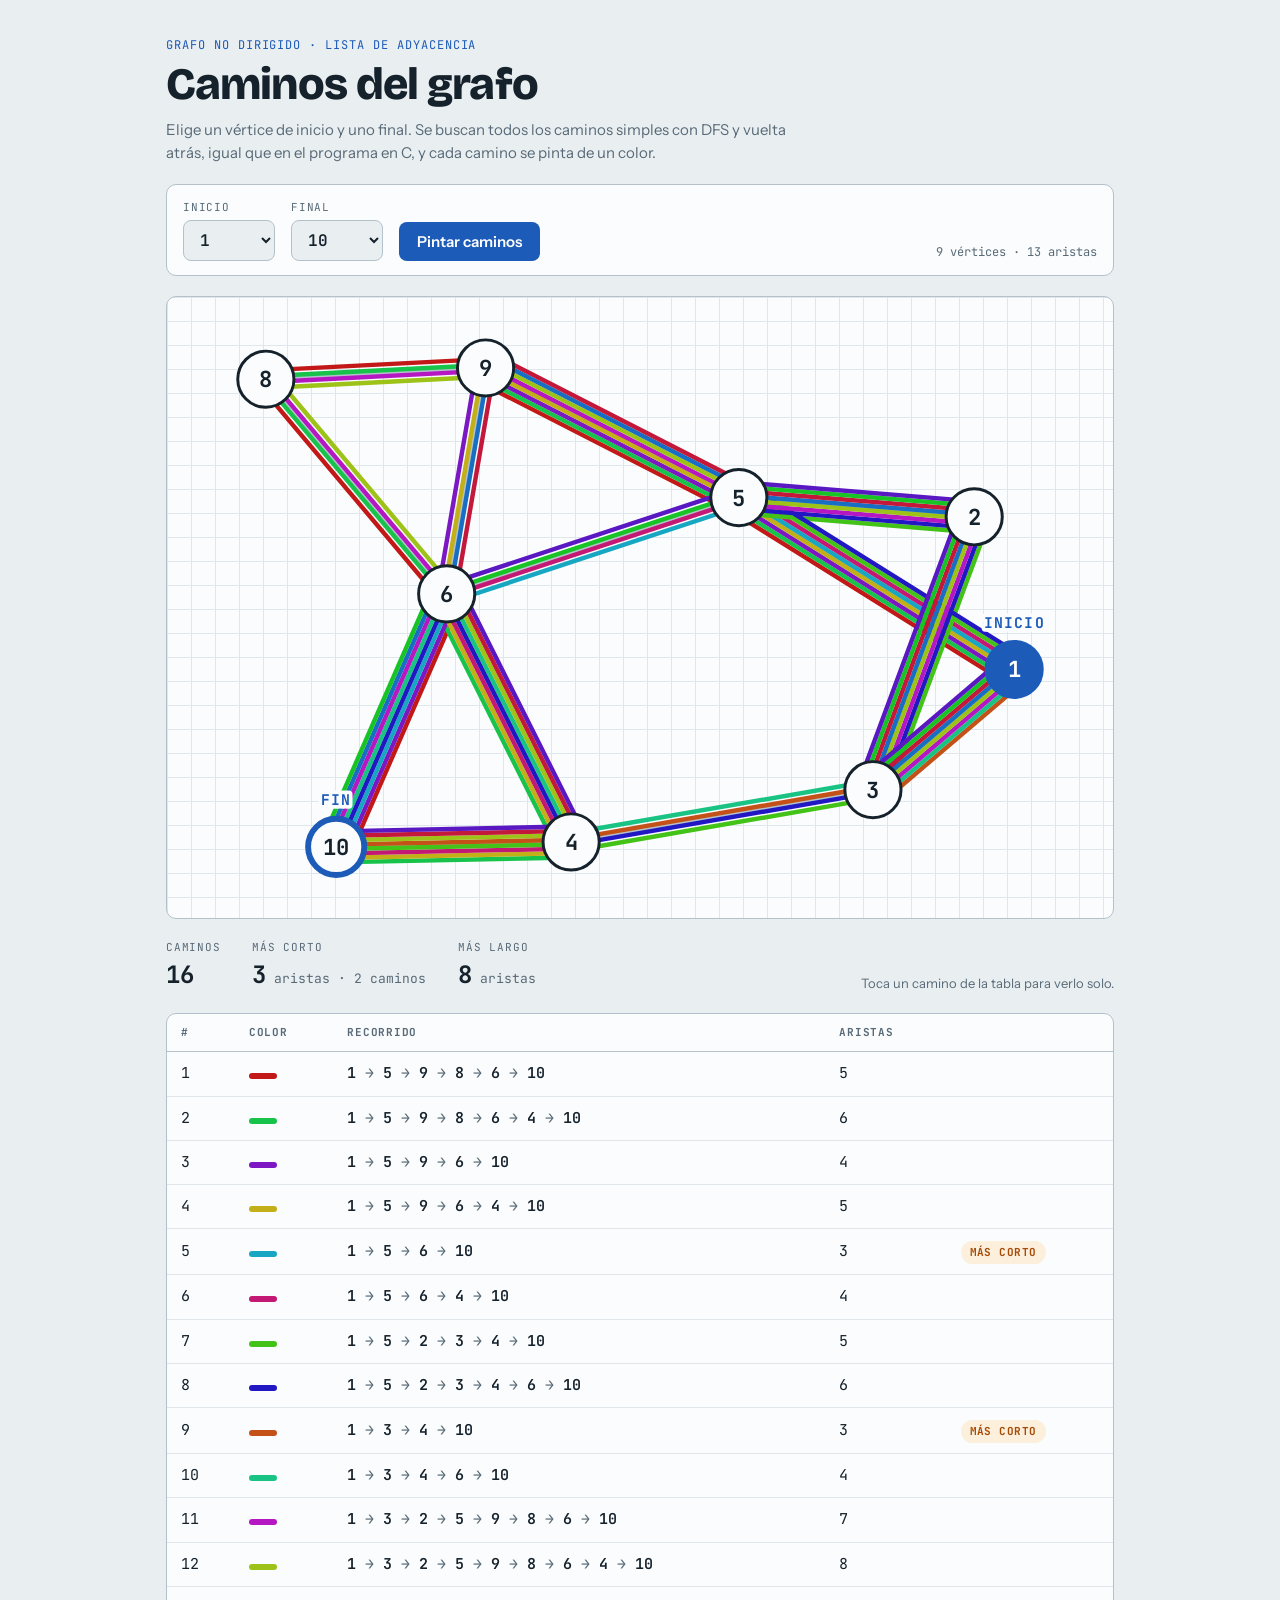
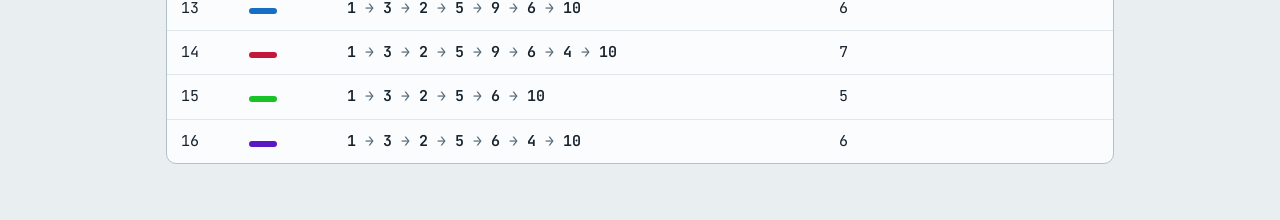
<file: Unidad3_EstructurasDeDatosNoLineales/index.html>
<!DOCTYPE html>
<html lang="es">
<head>
    <meta charset="UTF-8">
    <meta name="viewport" content="width=device-width, initial-scale=1">
    <title>Caminos del grafo</title>
    <link rel="preconnect" href="https://fonts.googleapis.com">
    <link rel="stylesheet" href="https://fonts.googleapis.com/css2?family=Bricolage+Grotesque:opsz,wght@12..96,700;12..96,800&family=Instrument+Sans:wght@400;500;600&family=JetBrains+Mono:wght@400;600;700&display=swap">
    <link rel="stylesheet" href="estilos.css">
</head>
<body>
    <main class="pagina">

        <header class="encabezado">
            <p class="sobretitulo">Grafo no dirigido · lista de adyacencia</p>
            <h1>Caminos del grafo</h1>
            <p class="intro">
                Elige un vértice de inicio y uno final. Se buscan todos
                los caminos simples con DFS y vuelta atrás, igual que en
                el programa en C, y cada camino se pinta de un color.
            </p>
        </header>

        <form class="controles" id="controles">
            <div class="campo">
                <label for="inicio">Inicio</label>
                <select id="inicio"></select>
            </div>
            <div class="campo">
                <label for="fin">Final</label>
                <select id="fin"></select>
            </div>
            <button type="submit" id="pintar">Pintar caminos</button>
            <p class="nota" id="nota-grafo"></p>
        </form>

        <section class="lienzo" aria-label="Dibujo del grafo">
            <svg id="dibujo" role="img"
                 aria-label="Grafo con los caminos pintados"></svg>
        </section>

        <section class="resumen" aria-live="polite">
            <div class="dato">
                <span class="etiqueta">Caminos</span>
                <span class="valor" id="total">0</span>
            </div>
            <div class="dato">
                <span class="etiqueta">Más corto</span>
                <span class="valor" id="minimo">—</span>
            </div>
            <div class="dato">
                <span class="etiqueta">Más largo</span>
                <span class="valor" id="maximo">—</span>
            </div>
            <p class="ayuda" id="ayuda"></p>
        </section>

        <section class="tabla-caja">
            <table>
                <thead>
                    <tr>
                        <th>#</th>
                        <th>Color</th>
                        <th>Recorrido</th>
                        <th>Aristas</th>
                        <th></th>
                    </tr>
                </thead>
                <tbody id="cuerpo-tabla"></tbody>
            </table>
        </section>

    </main>

    <script src="grafo.js"></script>
</body>
</html>
</file>
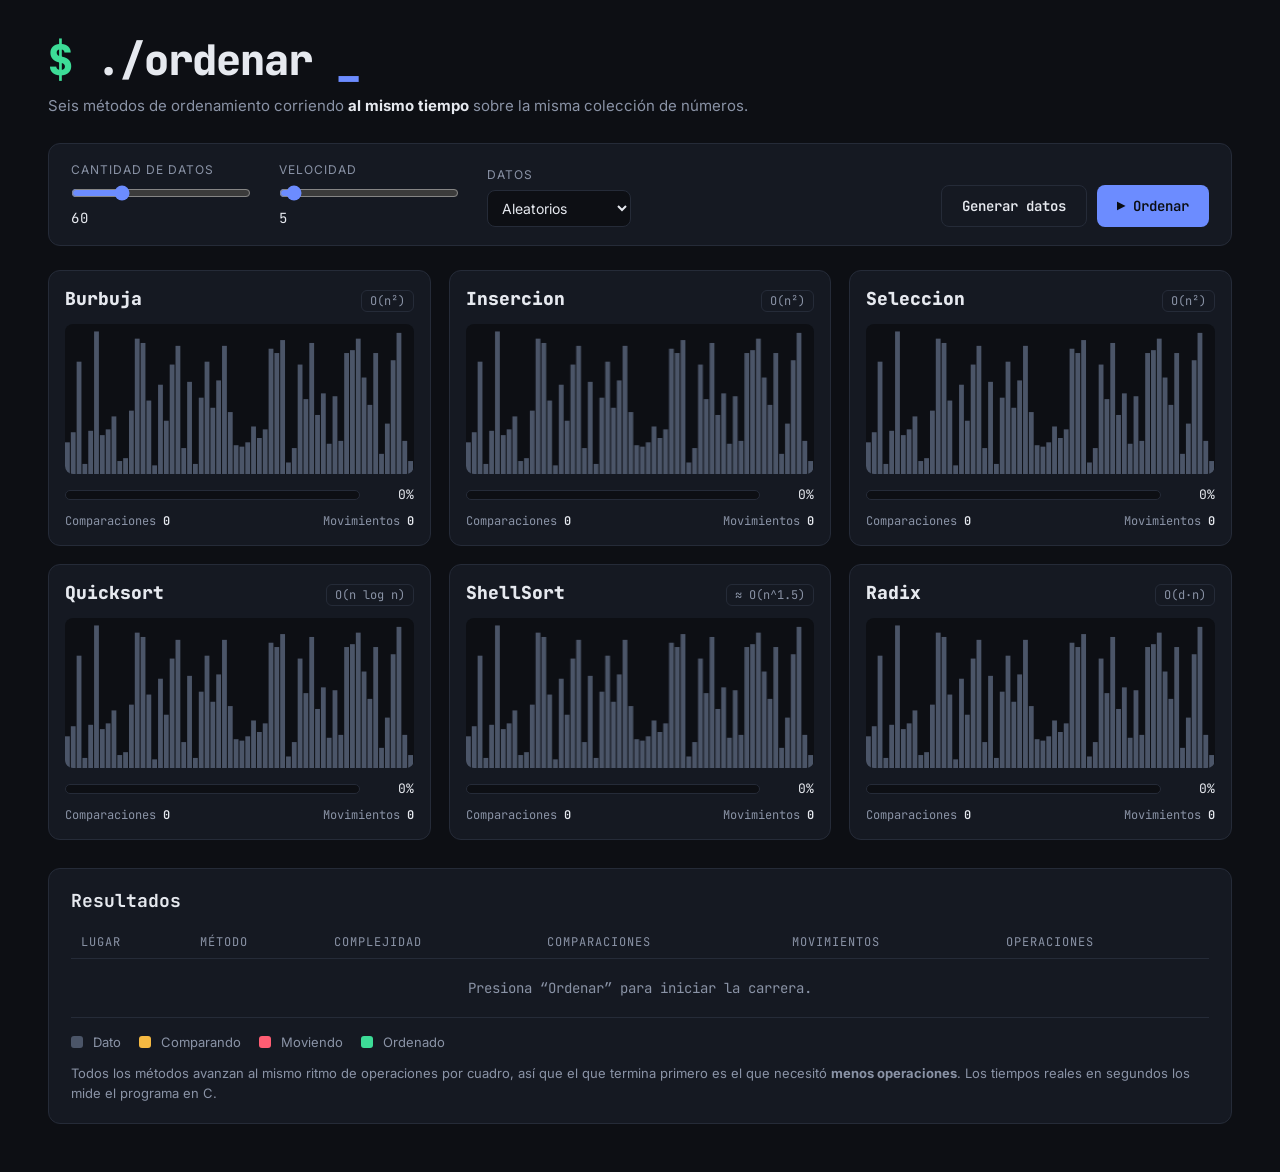
<file: Unidad4_MetodosOrdenamiento/Metodos de Ordenamiento/web/index.html>
<!DOCTYPE html>
<html lang="es">
<head>
        <meta charset="UTF-8">
        <meta name="viewport" content="width=device-width, initial-scale=1.0">
        <title>Métodos de Ordenamiento simultáneos</title>
        <link rel="preconnect" href="https://fonts.googleapis.com">
        <link href="https://fonts.googleapis.com/css2?family=JetBrains+Mono:wght@400;600;800&family=Inter:wght@400;600&display=swap" rel="stylesheet">
        <link rel="stylesheet" href="estilos.css">
</head>
<body>

        <header>
                <div class="titulo">
                        <span class="prompt">$</span> ./ordenar
                        <span class="cursor">_</span>
                </div>
                <p class="subtitulo">
                        Seis métodos de ordenamiento corriendo <b>al mismo tiempo</b>
                        sobre la misma colección de números.
                </p>
        </header>

        <section class="controles">
                <label>
                        Cantidad de datos
                        <input type="range" id="cantidad" min="10" max="200" value="60">
                        <span id="cantidadTexto">60</span>
                </label>

                <label>
                        Velocidad
                        <input type="range" id="velocidad" min="1" max="100" value="5">
                        <span id="velocidadTexto">5</span>
                </label>

                <label>
                        Datos
                        <select id="tipoDatos">
                                <option value="aleatorio">Aleatorios</option>
                                <option value="casi">Casi ordenados</option>
                                <option value="inverso">Al revés</option>
                        </select>
                </label>

                <div class="botones">
                        <button id="btnGenerar" class="secundario">Generar datos</button>
                        <button id="btnOrdenar">▶ Ordenar</button>
                </div>
        </section>

        <main id="tablero"></main>

        <section class="resultados">
                <h2>Resultados</h2>
                <table>
                        <thead>
                                <tr>
                                        <th>Lugar</th>
                                        <th>Método</th>
                                        <th>Complejidad</th>
                                        <th>Comparaciones</th>
                                        <th>Movimientos</th>
                                        <th>Operaciones</th>
                                </tr>
                        </thead>
                        <tbody id="tablaResultados">
                                <tr><td colspan="6" class="vacio">Presiona “Ordenar” para iniciar la carrera.</td></tr>
                        </tbody>
                </table>

                <div class="leyenda">
                        <span><i class="c-normal"></i> Dato</span>
                        <span><i class="c-compara"></i> Comparando</span>
                        <span><i class="c-mueve"></i> Moviendo</span>
                        <span><i class="c-listo"></i> Ordenado</span>
                </div>

                <p class="nota">
                        Todos los métodos avanzan al mismo ritmo de operaciones por cuadro,
                        así que el que termina primero es el que necesitó <b>menos operaciones</b>.
                        Los tiempos reales en segundos los mide el programa en C.
                </p>
        </section>

        <script src="app.js"></script>
</body>
</html>
</file>
<file: Unidad3_EstructurasDeDatosNoLineales/estilos.css>
/* Cuaderno de ingeniería: tinta azul sobre papel cuadriculado,
   una sola columna centrada (controles, dibujo, resumen, tabla) */
:root {
    --fondo: #e9eef1;
    --papel: #fafcfd;
    --cuadricula: #dfe7ec;
    --tinta: #15212b;
    --tinta-suave: #586a77;
    --linea: #b4c1ca;
    --acento: #1d5bb8;
    --sobre-acento: #ffffff;
    --corto: #a64b06;
    --corto-fondo: #fcefdc;

    /* Saturación y luz de los colores de cada camino */
    --sat: 78%;
    --lum: 43%;

    --f-titulo: "Bricolage Grotesque", "Segoe UI", system-ui, sans-serif;
    --f-texto: "Instrument Sans", "Segoe UI", system-ui, sans-serif;
    --f-datos: "JetBrains Mono", Consolas, "Courier New", monospace;
}

@media (prefers-color-scheme: dark) {
    :root:not([data-theme="light"]) {
        --fondo: #0e1418;
        --papel: #141c22;
        --cuadricula: #1d2830;
        --tinta: #e3ebf0;
        --tinta-suave: #8d9fab;
        --linea: #3a4955;
        --acento: #6ea4ff;
        --sobre-acento: #0b1626;
        --corto: #f3b562;
        --corto-fondo: #3a2911;
        --sat: 82%;
        --lum: 63%;
        color-scheme: dark;
    }
}

:root[data-theme="dark"] {
    --fondo: #0e1418;
    --papel: #141c22;
    --cuadricula: #1d2830;
    --tinta: #e3ebf0;
    --tinta-suave: #8d9fab;
    --linea: #3a4955;
    --acento: #6ea4ff;
    --sobre-acento: #0b1626;
    --corto: #f3b562;
    --corto-fondo: #3a2911;
    --sat: 82%;
    --lum: 63%;
    color-scheme: dark;
}

* {
    box-sizing: border-box;
}

body {
    margin: 0;
    background: var(--fondo);
    color: var(--tinta);
    font-family: var(--f-texto);
    font-size: 15px;
    line-height: 1.55;
}

/* ---------- Estructura ---------- */

.pagina {
    max-width: 980px;
    margin: 0 auto;
    padding-block: 36px 56px;
    padding-left: max(16px, env(safe-area-inset-left, 0px));
    padding-right: max(16px, env(safe-area-inset-right, 0px));
    display: grid;
    gap: 20px;
}

.encabezado {
    display: grid;
    gap: 6px;
}

.sobretitulo {
    margin: 0;
    font-family: var(--f-datos);
    font-size: 12px;
    letter-spacing: 0.08em;
    text-transform: uppercase;
    color: var(--acento);
}

h1 {
    margin: 0;
    font-family: var(--f-titulo);
    font-weight: 800;
    font-size: clamp(2rem, 5vw, 2.8rem);
    line-height: 1.05;
    letter-spacing: -0.02em;
    text-wrap: balance;
}

.intro {
    margin: 4px 0 0;
    max-width: 62ch;
    color: var(--tinta-suave);
}

/* ---------- Controles ---------- */

.controles {
    display: flex;
    flex-wrap: wrap;
    align-items: flex-end;
    gap: 12px 16px;
    padding: 14px 16px;
    background: var(--papel);
    border: 1px solid var(--linea);
    border-radius: 10px;
}

.campo {
    display: grid;
    gap: 4px;
}

.campo label,
.dato .etiqueta,
th {
    font-family: var(--f-datos);
    font-size: 11px;
    letter-spacing: 0.07em;
    text-transform: uppercase;
    color: var(--tinta-suave);
}

select {
    min-width: 92px;
    padding: 8px 12px;
    font-family: var(--f-datos);
    font-size: 16px;
    font-weight: 600;
    color: var(--tinta);
    background: var(--fondo);
    border: 1px solid var(--linea);
    border-radius: 8px;
}

button {
    padding: 10px 18px;
    font-family: var(--f-texto);
    font-size: 15px;
    font-weight: 600;
    color: var(--sobre-acento);
    background: var(--acento);
    border: none;
    border-radius: 8px;
    cursor: pointer;
}

button:hover {
    filter: brightness(1.08);
}

select:focus-visible,
button:focus-visible,
tbody tr:focus-visible {
    outline: 2px solid var(--acento);
    outline-offset: 2px;
}

.nota {
    margin: 0 0 0 auto;
    font-family: var(--f-datos);
    font-size: 12px;
    color: var(--tinta-suave);
}

/* ---------- Dibujo del grafo ---------- */

.lienzo {
    background-color: var(--papel);
    background-image:
        linear-gradient(var(--cuadricula) 1px, transparent 1px),
        linear-gradient(90deg, var(--cuadricula) 1px, transparent 1px);
    background-size: 24px 24px;
    border: 1px solid var(--linea);
    border-radius: 10px;
    overflow: hidden;
}

#dibujo {
    display: block;
    width: 100%;
    height: auto;
}

.arista-base {
    stroke: var(--linea);
    stroke-width: 2;
}

.camino {
    fill: none;
    stroke: hsl(var(--h) var(--sat) var(--lum));
    stroke-width: 3;
    stroke-linecap: round;
    stroke-linejoin: round;
    stroke-dasharray: 1;
    stroke-dashoffset: 0;
    transition: opacity 0.2s, stroke-width 0.2s;
}

/* Efecto de "ir pintando" el camino */
.camino.dibujando {
    animation: trazo 0.7s ease-out both;
}

@keyframes trazo {
    from {
        stroke-dashoffset: 1;
    }
}

/* Cuando se elige un camino, los demás se apagan */
.con-enfoque .camino {
    opacity: 0.08;
}

.con-enfoque .camino.activo {
    opacity: 1;
    stroke-width: 5;
}

.vertice circle {
    fill: var(--papel);
    stroke: var(--tinta);
    stroke-width: 2;
}

.vertice .numero {
    fill: var(--tinta);
    font-family: var(--f-datos);
    font-size: 15px;
    font-weight: 700;
    text-anchor: middle;
    dominant-baseline: central;
}

.vertice .rol {
    fill: var(--acento);
    font-family: var(--f-datos);
    font-size: 10px;
    font-weight: 700;
    letter-spacing: 0.08em;
    text-anchor: middle;
    /* contorno del color del papel para leerse sobre las líneas */
    paint-order: stroke;
    stroke: var(--papel);
    stroke-width: 5px;
    stroke-linejoin: round;
}

.vertice.inicio circle {
    fill: var(--acento);
    stroke: var(--acento);
}

.vertice.inicio .numero {
    fill: var(--sobre-acento);
}

.vertice.fin circle {
    stroke: var(--acento);
    stroke-width: 4;
}

/* ---------- Resumen ---------- */

.resumen {
    display: flex;
    flex-wrap: wrap;
    align-items: flex-end;
    gap: 12px 32px;
}

.dato {
    display: grid;
}

.dato .valor {
    font-family: var(--f-datos);
    font-size: 24px;
    font-weight: 700;
    font-variant-numeric: tabular-nums;
}

.dato .valor small {
    font-size: 13px;
    font-weight: 400;
    color: var(--tinta-suave);
}

.ayuda {
    margin: 0 0 0 auto;
    font-size: 13px;
    color: var(--tinta-suave);
}

/* ---------- Tabla de recorridos ---------- */

.tabla-caja {
    overflow-x: auto;
    background: var(--papel);
    border: 1px solid var(--linea);
    border-radius: 10px;
}

table {
    width: 100%;
    border-collapse: collapse;
}

th {
    text-align: left;
    padding: 10px 14px;
    border-bottom: 1px solid var(--linea);
}

td {
    padding: 10px 14px;
    border-bottom: 1px solid var(--cuadricula);
    vertical-align: middle;
}

tbody tr:last-child td {
    border-bottom: none;
}

tbody tr {
    cursor: pointer;
}

tbody tr:hover,
tbody tr.activo {
    background: var(--fondo);
}

tbody tr.activo td:first-child {
    box-shadow: inset 4px 0 0 hsl(var(--h) var(--sat) var(--lum));
}

.num {
    font-family: var(--f-datos);
    font-variant-numeric: tabular-nums;
}

.muestra {
    display: inline-block;
    width: 28px;
    height: 6px;
    border-radius: 3px;
    background: hsl(var(--h) var(--sat) var(--lum));
}

.recorrido {
    font-family: var(--f-datos);
    font-weight: 600;
    white-space: nowrap;
}

.flecha {
    color: var(--tinta-suave);
    font-weight: 400;
}

.insignia {
    display: inline-block;
    padding: 3px 9px;
    font-family: var(--f-datos);
    font-size: 11px;
    font-weight: 700;
    letter-spacing: 0.04em;
    white-space: nowrap;
    color: var(--corto);
    background: var(--corto-fondo);
    border-radius: 999px;
}

.vacio td {
    padding: 28px 14px;
    text-align: center;
    color: var(--tinta-suave);
    cursor: default;
}

.fila-nueva {
    animation: aparecer 0.3s ease-out both;
}

@keyframes aparecer {
    from {
        opacity: 0;
        transform: translateY(4px);
    }
}

@media (prefers-reduced-motion: reduce) {
    .camino.dibujando,
    .fila-nueva {
        animation: none;
    }
}

@media (max-width: 560px) {
    .nota,
    .ayuda {
        margin-left: 0;
        width: 100%;
    }
}
</file>
<file: Unidad4_MetodosOrdenamiento/Metodos de Ordenamiento/web/estilos.css>
/* ---------- Colores y variables ---------- */

:root {
        --fondo:      #0d0f14;
        --panel:      #151922;
        --borde:      #252b38;
        --texto:      #e6e9ef;
        --tenue:      #8a93a6;

        --dato:       #4b5568;
        --compara:    #f5b942;
        --mueve:      #ff5d73;
        --listo:      #3ddc97;
        --acento:     #6c8cff;

        --mono: "JetBrains Mono", Consolas, monospace;
        --sans: "Inter", system-ui, sans-serif;
}

* {
        box-sizing: border-box;
        margin: 0;
        padding: 0;
}

body {
        background: var(--fondo);
        color: var(--texto);
        font-family: var(--sans);
        padding: 32px clamp(16px, 4vw, 48px) 48px;
        min-height: 100vh;
}


/* ---------- Encabezado tipo terminal ---------- */

header {
        margin-bottom: 28px;
}

.titulo {
        font-family: var(--mono);
        font-weight: 800;
        font-size: clamp(28px, 4vw, 42px);
        letter-spacing: -1px;
}

.prompt {
        color: var(--listo);
}

.cursor {
        color: var(--acento);
        animation: parpadeo 1s steps(1) infinite;
}

@keyframes parpadeo {
        50% { opacity: 0; }
}

.subtitulo {
        color: var(--tenue);
        margin-top: 8px;
        font-size: 15px;
}

.subtitulo b {
        color: var(--texto);
}


/* ---------- Controles ---------- */

.controles {
        display: flex;
        flex-wrap: wrap;
        align-items: flex-end;
        gap: 20px 28px;
        background: var(--panel);
        border: 1px solid var(--borde);
        border-radius: 12px;
        padding: 18px 22px;
        margin-bottom: 24px;
}

.controles label {
        display: flex;
        flex-direction: column;
        gap: 8px;
        font-size: 12px;
        text-transform: uppercase;
        letter-spacing: 1px;
        color: var(--tenue);
}

.controles label span {
        font-family: var(--mono);
        color: var(--texto);
        font-size: 14px;
}

input[type="range"] {
        width: 180px;
        accent-color: var(--acento);
}

select {
        background: var(--fondo);
        color: var(--texto);
        border: 1px solid var(--borde);
        border-radius: 8px;
        padding: 8px 10px;
        font-family: var(--sans);
        font-size: 14px;
}

.botones {
        margin-left: auto;
        display: flex;
        gap: 10px;
}

button {
        font-family: var(--mono);
        font-weight: 600;
        font-size: 14px;
        border: none;
        border-radius: 8px;
        padding: 11px 20px;
        cursor: pointer;
        background: var(--acento);
        color: #0b0d12;
        transition: transform 0.1s, opacity 0.2s;
}

button:hover {
        transform: translateY(-1px);
}

button:disabled {
        opacity: 0.4;
        cursor: not-allowed;
        transform: none;
}

button.secundario {
        background: transparent;
        color: var(--texto);
        border: 1px solid var(--borde);
}


/* ---------- Tablero con los 6 paneles ---------- */

#tablero {
        display: grid;
        grid-template-columns: repeat(auto-fill, minmax(340px, 1fr));
        gap: 18px;
}

.metodo {
        background: var(--panel);
        border: 1px solid var(--borde);
        border-radius: 12px;
        padding: 16px;
        position: relative;
        transition: border-color 0.3s;
}

.metodo.terminado {
        border-color: var(--listo);
}

.metodo-cabeza {
        display: flex;
        justify-content: space-between;
        align-items: baseline;
        margin-bottom: 12px;
}

.metodo-nombre {
        font-family: var(--mono);
        font-weight: 800;
        font-size: 18px;
}

.metodo-complejidad {
        font-family: var(--mono);
        font-size: 12px;
        color: var(--tenue);
        border: 1px solid var(--borde);
        border-radius: 6px;
        padding: 2px 8px;
}

.lugar {
        position: absolute;
        top: -12px;
        right: 14px;
        background: var(--listo);
        color: #0b0d12;
        font-family: var(--mono);
        font-weight: 800;
        font-size: 13px;
        padding: 4px 10px;
        border-radius: 20px;
        opacity: 0;
        transform: scale(0.6);
        transition: all 0.3s;
}

.metodo.terminado .lugar {
        opacity: 1;
        transform: scale(1);
}

canvas {
        width: 100%;
        height: 150px;
        display: block;
        background: var(--fondo);
        border-radius: 8px;
}


/* ---------- Barra de progreso (como en la terminal) ---------- */

.progreso {
        display: flex;
        align-items: center;
        gap: 10px;
        margin-top: 12px;
        font-family: var(--mono);
        font-size: 13px;
}

.barra {
        flex: 1;
        height: 10px;
        background: var(--fondo);
        border: 1px solid var(--borde);
        border-radius: 6px;
        overflow: hidden;
}

.relleno {
        height: 100%;
        width: 0%;
        background: var(--acento);
        transition: width 0.08s linear;
}

.metodo.terminado .relleno {
        background: var(--listo);
}

.porcentaje {
        width: 44px;
        text-align: right;
}

.estadisticas {
        display: flex;
        justify-content: space-between;
        margin-top: 10px;
        font-size: 12px;
        color: var(--tenue);
        font-family: var(--mono);
}

.estadisticas b {
        color: var(--texto);
        font-weight: 600;
}


/* ---------- Resultados ---------- */

.resultados {
        margin-top: 28px;
        background: var(--panel);
        border: 1px solid var(--borde);
        border-radius: 12px;
        padding: 20px 22px;
}

.resultados h2 {
        font-family: var(--mono);
        font-size: 18px;
        margin-bottom: 14px;
}

table {
        width: 100%;
        border-collapse: collapse;
        font-family: var(--mono);
        font-size: 14px;
}

th {
        text-align: left;
        color: var(--tenue);
        font-weight: 400;
        font-size: 12px;
        text-transform: uppercase;
        letter-spacing: 1px;
        padding: 8px 10px;
        border-bottom: 1px solid var(--borde);
}

td {
        padding: 10px;
        border-bottom: 1px solid var(--borde);
}

td.vacio {
        color: var(--tenue);
        text-align: center;
        padding: 20px;
}

tr.primero td {
        color: var(--listo);
}

.leyenda {
        display: flex;
        flex-wrap: wrap;
        gap: 18px;
        margin-top: 16px;
        font-size: 13px;
        color: var(--tenue);
}

.leyenda i {
        display: inline-block;
        width: 12px;
        height: 12px;
        border-radius: 3px;
        margin-right: 6px;
        vertical-align: -1px;
}

.c-normal  { background: var(--dato); }
.c-compara { background: var(--compara); }
.c-mueve   { background: var(--mueve); }
.c-listo   { background: var(--listo); }

.nota {
        margin-top: 14px;
        font-size: 13px;
        color: var(--tenue);
        line-height: 1.5;
}

@media (max-width: 640px) {
        .botones {
                margin-left: 0;
                width: 100%;
        }

        .botones button {
                flex: 1;
        }

        table {
                font-size: 12px;
        }
}
</file>
